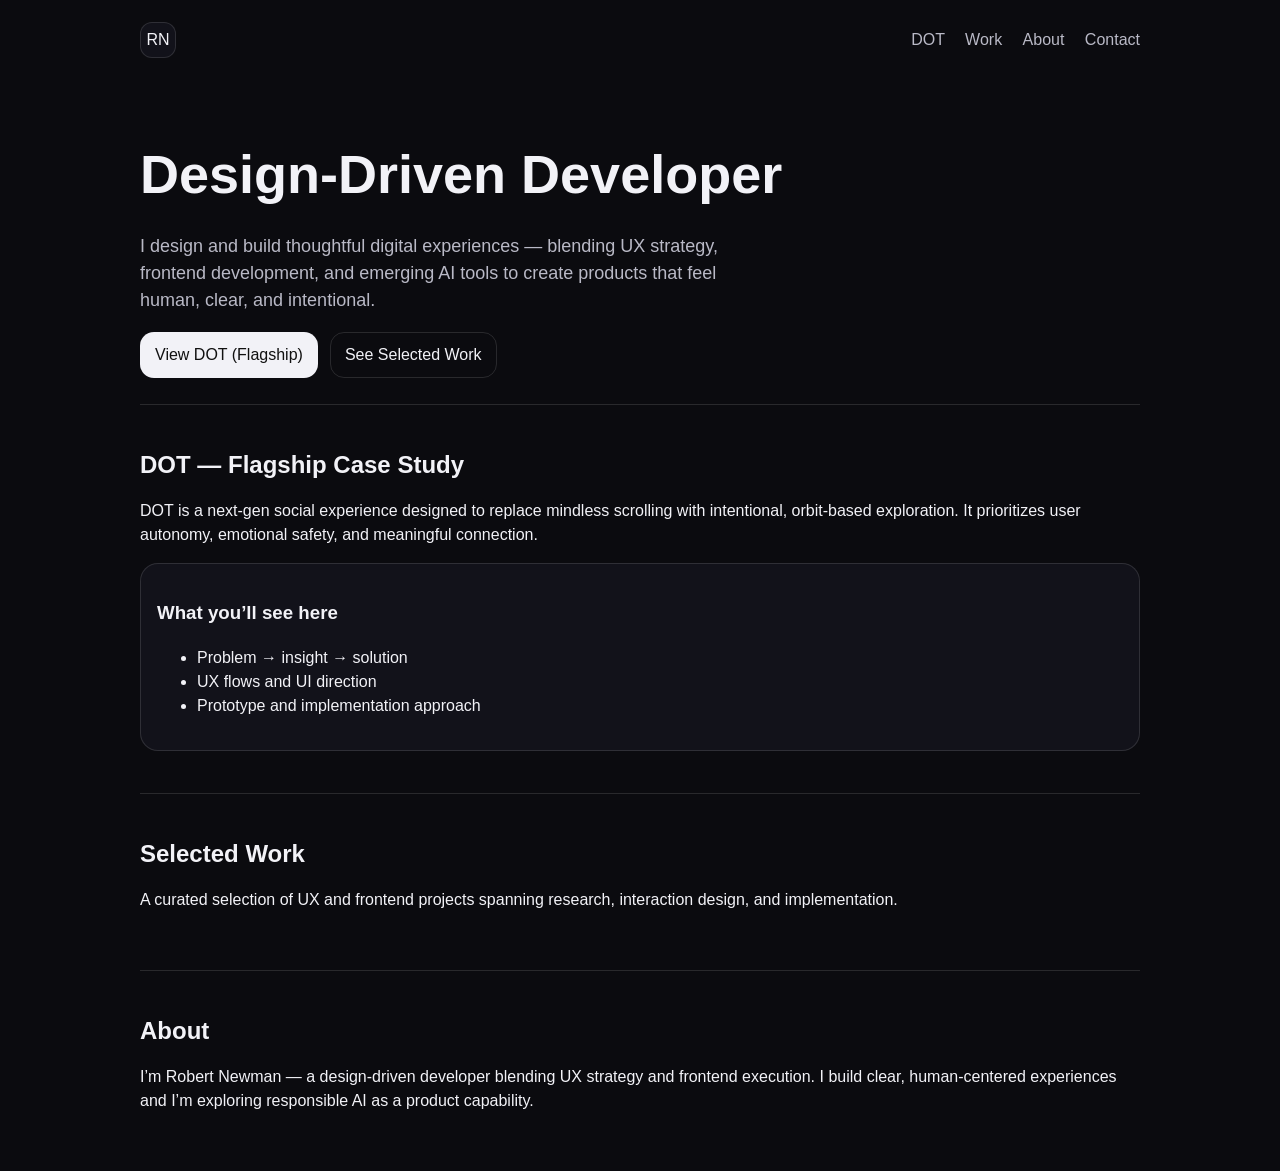
<file: index.html>
<!DOCTYPE html>
<html lang="en">
  <head>
    <meta charset="UTF-8" />
    <meta name="viewport" content="width=device-width, initial-scale=1.0" />
    <title>Robert Newman — Design-Driven Developer</title>

    <!-- Styles -->
    <link rel="stylesheet" href="./css/styles.css" />
  </head>

  <body>
    <!-- ================= HEADER / NAV ================= -->
    <header class="container">
      <nav class="nav">
        <div class="logo">RN</div>

        <div class="links">
          <a href="./dot.html">DOT</a>
          <a href="#work">Work</a>
          <a href="#about">About</a>
          <a href="./contact.html">Contact</a>
        </div>
      </nav>
    </header>

    <!-- ================= MAIN CONTENT ================= -->
    <main class="container">
      <!-- HERO -->
      <section class="hero">
        <h1>Design-Driven Developer</h1>

        <p class="subhead">
          I design and build thoughtful digital experiences — blending UX strategy,
          frontend development, and emerging AI tools to create products that feel
          human, clear, and intentional.
        </p>

        <div class="hero-actions">
          <a class="btn primary" href="./dot.html">View DOT (Flagship)</a>
          <a class="btn" href="#work">See Selected Work</a>
        </div>
      </section>

      <!-- DOT SECTION -->
      <section id="dot" class="section">
        <h2>DOT — Flagship Case Study</h2>

        <p>
          DOT is a next-gen social experience designed to replace mindless scrolling
          with intentional, orbit-based exploration. It prioritizes user autonomy,
          emotional safety, and meaningful connection.
        </p>

        <div class="card">
          <h3>What you’ll see here</h3>
          <ul>
            <li>Problem → insight → solution</li>
            <li>UX flows and UI direction</li>
            <li>Prototype and implementation approach</li>
          </ul>
        </div>
      </section>

      <!-- WORK SECTION -->
      <section id="work" class="section">
        <h2>Selected Work</h2>

        <p>
          A curated selection of UX and frontend projects spanning research,
          interaction design, and implementation.
        </p>

        <!-- Placeholder for future project cards -->
      </section>

      <!-- ABOUT SECTION -->
      <section id="about" class="section">
        <h2>About</h2>

        <p>
          I’m Robert Newman — a design-driven developer blending UX strategy and
          frontend execution. I build clear, human-centered experiences and I’m
          exploring responsible AI as a product capability.
        </p>
      </section>
    </main>

    <!-- ================= JS ================= -->
    <script src="./js/main.js"></script>
  </body>
</html>
</file>
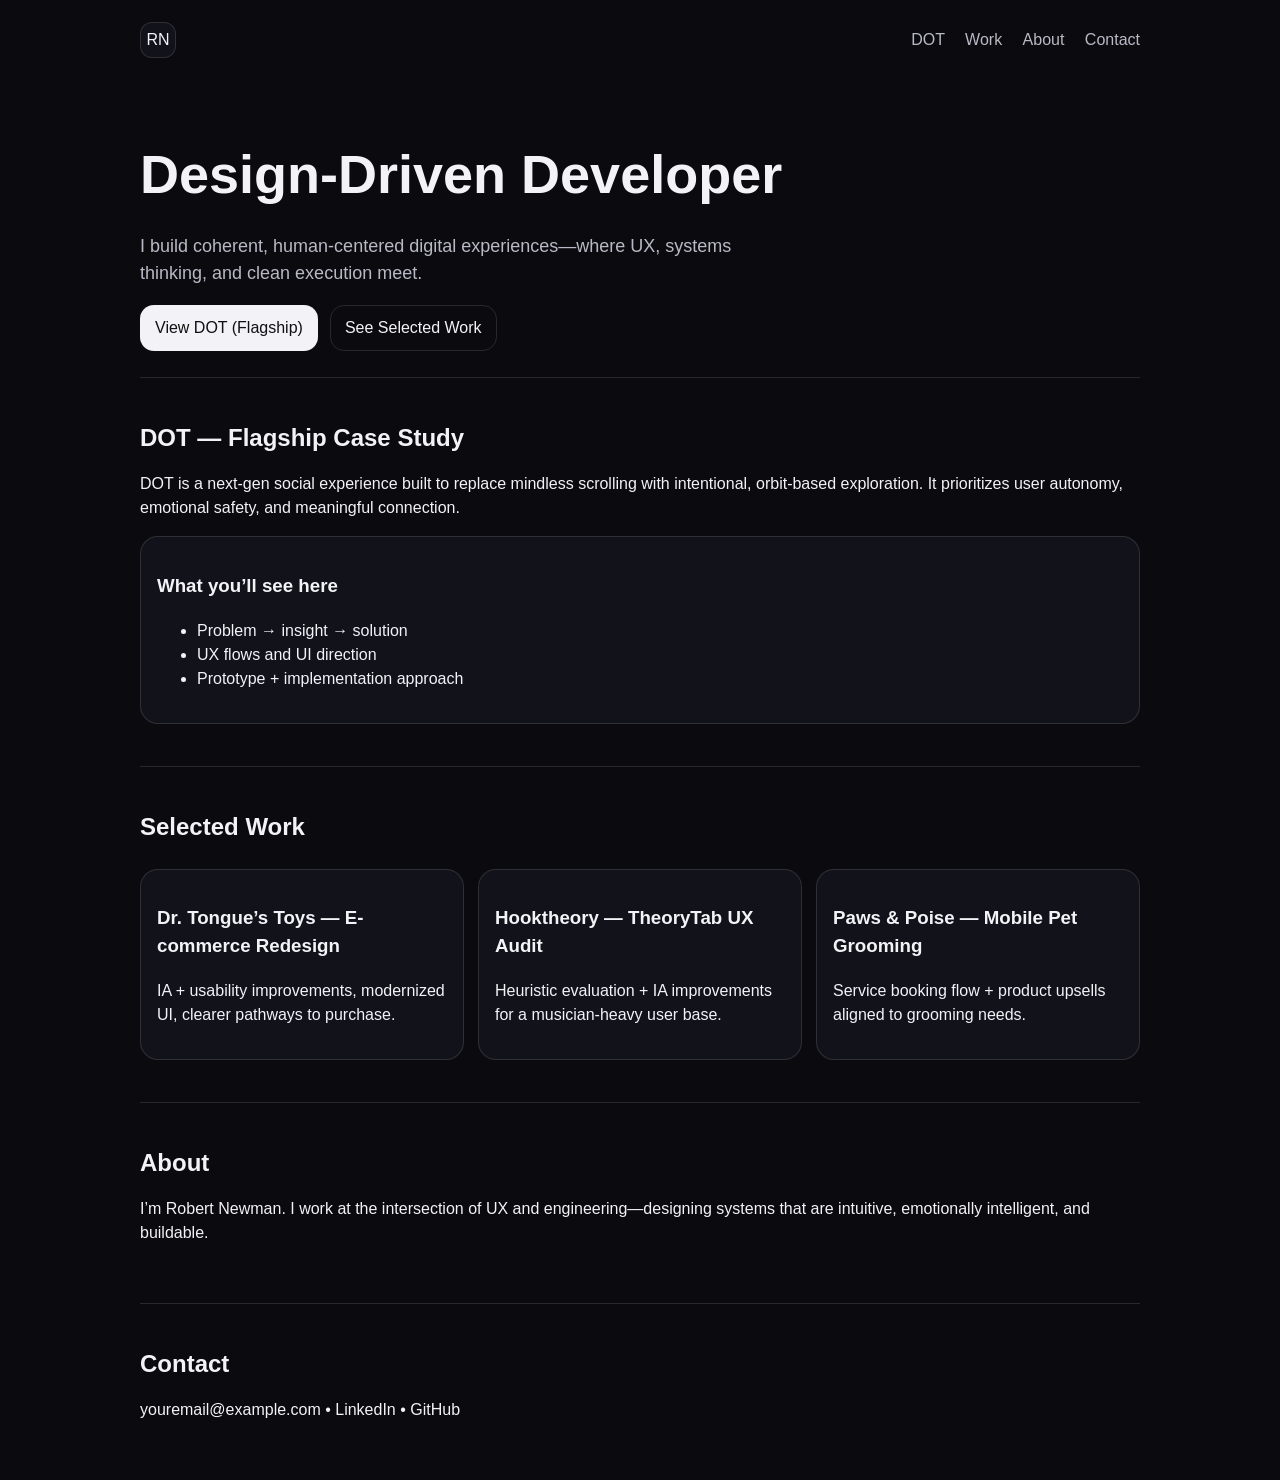
<file: site/index.html>
<!doctype html>
<html lang="en">
  <head>
    <meta charset="UTF-8" />
    <meta name="viewport" content="width=device-width, initial-scale=1.0" />
    <title>Robert Newman — Design-Driven Developer</title>
    <link rel="stylesheet" href="./css/styles.css" />
  </head>
  <body>
    <header class="container">
      <nav class="nav">
        <div class="logo">RN</div>
        <div class="links">
          <a href="#dot">DOT</a>
          <a href="#work">Work</a>
          <a href="#about">About</a>
          <a href="#contact">Contact</a>
        </div>
      </nav>
    </header>

    <main class="container">
      <section class="hero">
        <h1>Design-Driven Developer</h1>
        <p class="subhead">
          I build coherent, human-centered digital experiences—where UX, systems thinking, and clean execution meet.
        </p>
        <div class="cta-row">
          <a class="btn primary" href="#dot">View DOT (Flagship)</a>
          <a class="btn" href="#work">See Selected Work</a>
        </div>
      </section>

      <section id="dot" class="section">
        <h2>DOT — Flagship Case Study</h2>
        <p>
          DOT is a next-gen social experience built to replace mindless scrolling with intentional, orbit-based exploration.
          It prioritizes user autonomy, emotional safety, and meaningful connection.
        </p>
        <div class="card">
          <h3>What you’ll see here</h3>
          <ul>
            <li>Problem → insight → solution</li>
            <li>UX flows and UI direction</li>
            <li>Prototype + implementation approach</li>
          </ul>
        </div>
      </section>

      <section id="work" class="section">
        <h2>Selected Work</h2>
        <div class="grid">
          <div class="card">
            <h3>Dr. Tongue’s Toys — E-commerce Redesign</h3>
            <p>IA + usability improvements, modernized UI, clearer pathways to purchase.</p>
          </div>
          <div class="card">
            <h3>Hooktheory — TheoryTab UX Audit</h3>
            <p>Heuristic evaluation + IA improvements for a musician-heavy user base.</p>
          </div>
          <div class="card">
            <h3>Paws & Poise — Mobile Pet Grooming</h3>
            <p>Service booking flow + product upsells aligned to grooming needs.</p>
          </div>
        </div>
      </section>

      <section id="about" class="section">
        <h2>About</h2>
        <p>
          I’m Robert Newman. I work at the intersection of UX and engineering—designing systems that are intuitive,
          emotionally intelligent, and buildable.
        </p>
      </section>

      <section id="contact" class="section">
        <h2>Contact</h2>
        <p>
          <a href="mailto:youremail@example.com">youremail@example.com</a> •
          <a href="#" target="_blank" rel="noopener noreferrer">LinkedIn</a> •
          <a href="#" target="_blank" rel="noopener noreferrer">GitHub</a>
        </p>
      </section>
    </main>

    <script src="./js/main.js"></script>
  </body>
</html>
</file>
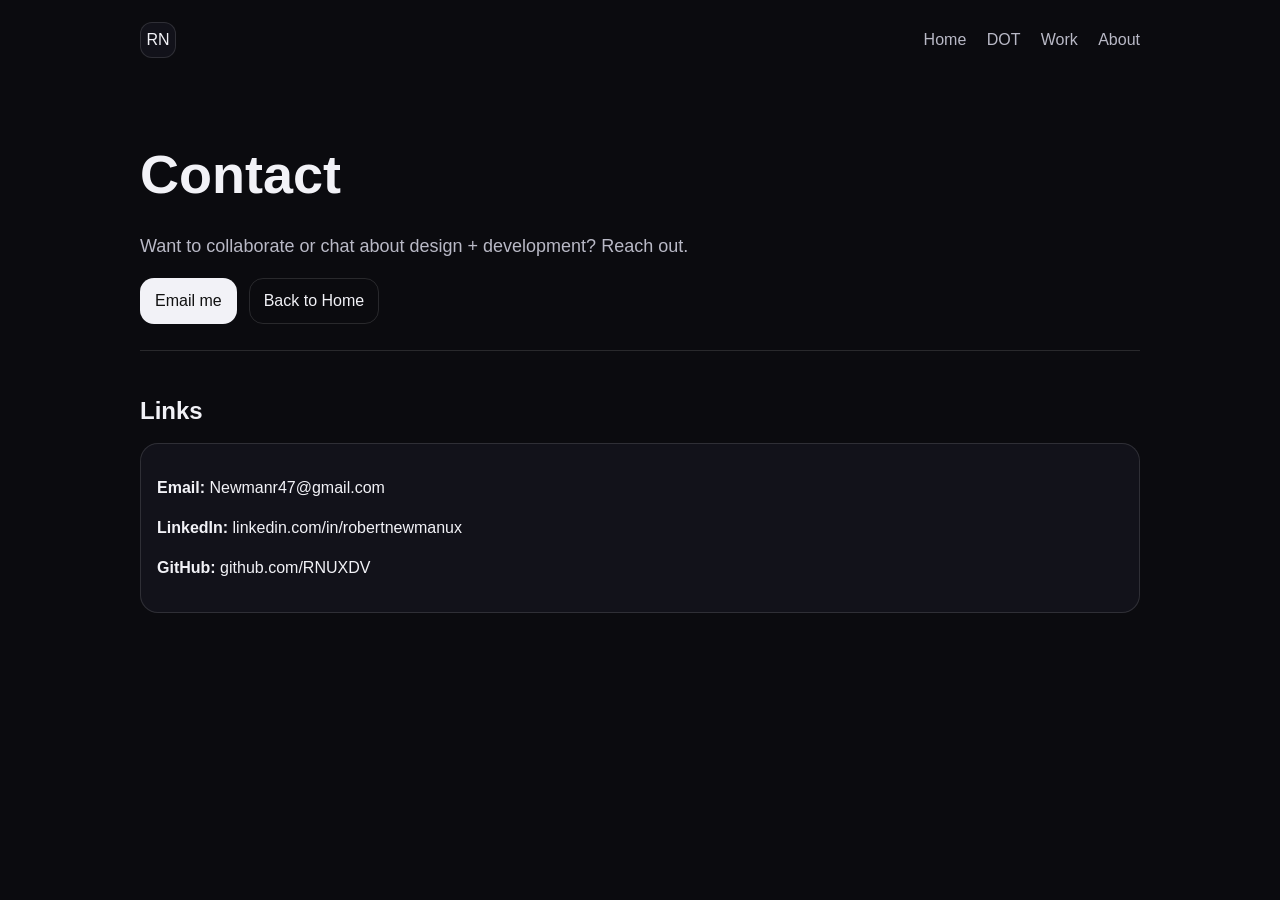
<file: contact.html>
<!doctype html>
<html lang="en">
  <head>
    <meta charset="UTF-8" />
    <meta name="viewport" content="width=device-width, initial-scale=1.0" />
    <title>Contact — Robert Newman</title>
    <link rel="stylesheet" href="./css/styles.css" />
  </head>

  <body>
    <header class="container">
      <nav class="nav">
        <div class="logo">RN</div>

        <div class="links">
          <a href="./index.html">Home</a>
          <a href="./dot.html">DOT</a>
          <a href="./index.html#work">Work</a>
          <a href="./index.html#about">About</a>
        </div>
      </nav>
    </header>

    <main class="container">
      <section class="hero">
        <h1>Contact</h1>
        <p class="subhead">
          Want to collaborate or chat about design + development? Reach out.
        </p>

        <div class="hero-actions">
          <a class="btn primary" href="mailto:youremail@example.com"
            >Email me</a
          >
          <a class="btn" href="./index.html">Back to Home</a>
        </div>
      </section>

      <section class="section">
        <h2>Links</h2>
        <div class="card">
          <p>
            <strong>Email:</strong>
            <a href="mailto:newmanr47@gmail.com?subject=Portfolio%20Inquiry"
              >Newmanr47@gmail.com</a
            >
          </p>

          <p>
            <strong>LinkedIn:</strong>
            <a
              href="https://www.linkedin.com/in/robertnewmanux"
              target="_blank"
              rel="noopener noreferrer"
              >linkedin.com/in/robertnewmanux</a
            >
          </p>

          <p>
            <strong>GitHub:</strong>
            <a
              href="https://github.com/RNUXDV"
              target="_blank"
              rel="noopener noreferrer"
            >
              github.com/RNUXDV
            </a>
          </p>
        </div>
      </section>
    </main>

    <script src="./js/main.js"></script>
  </body>
</html>
</file>
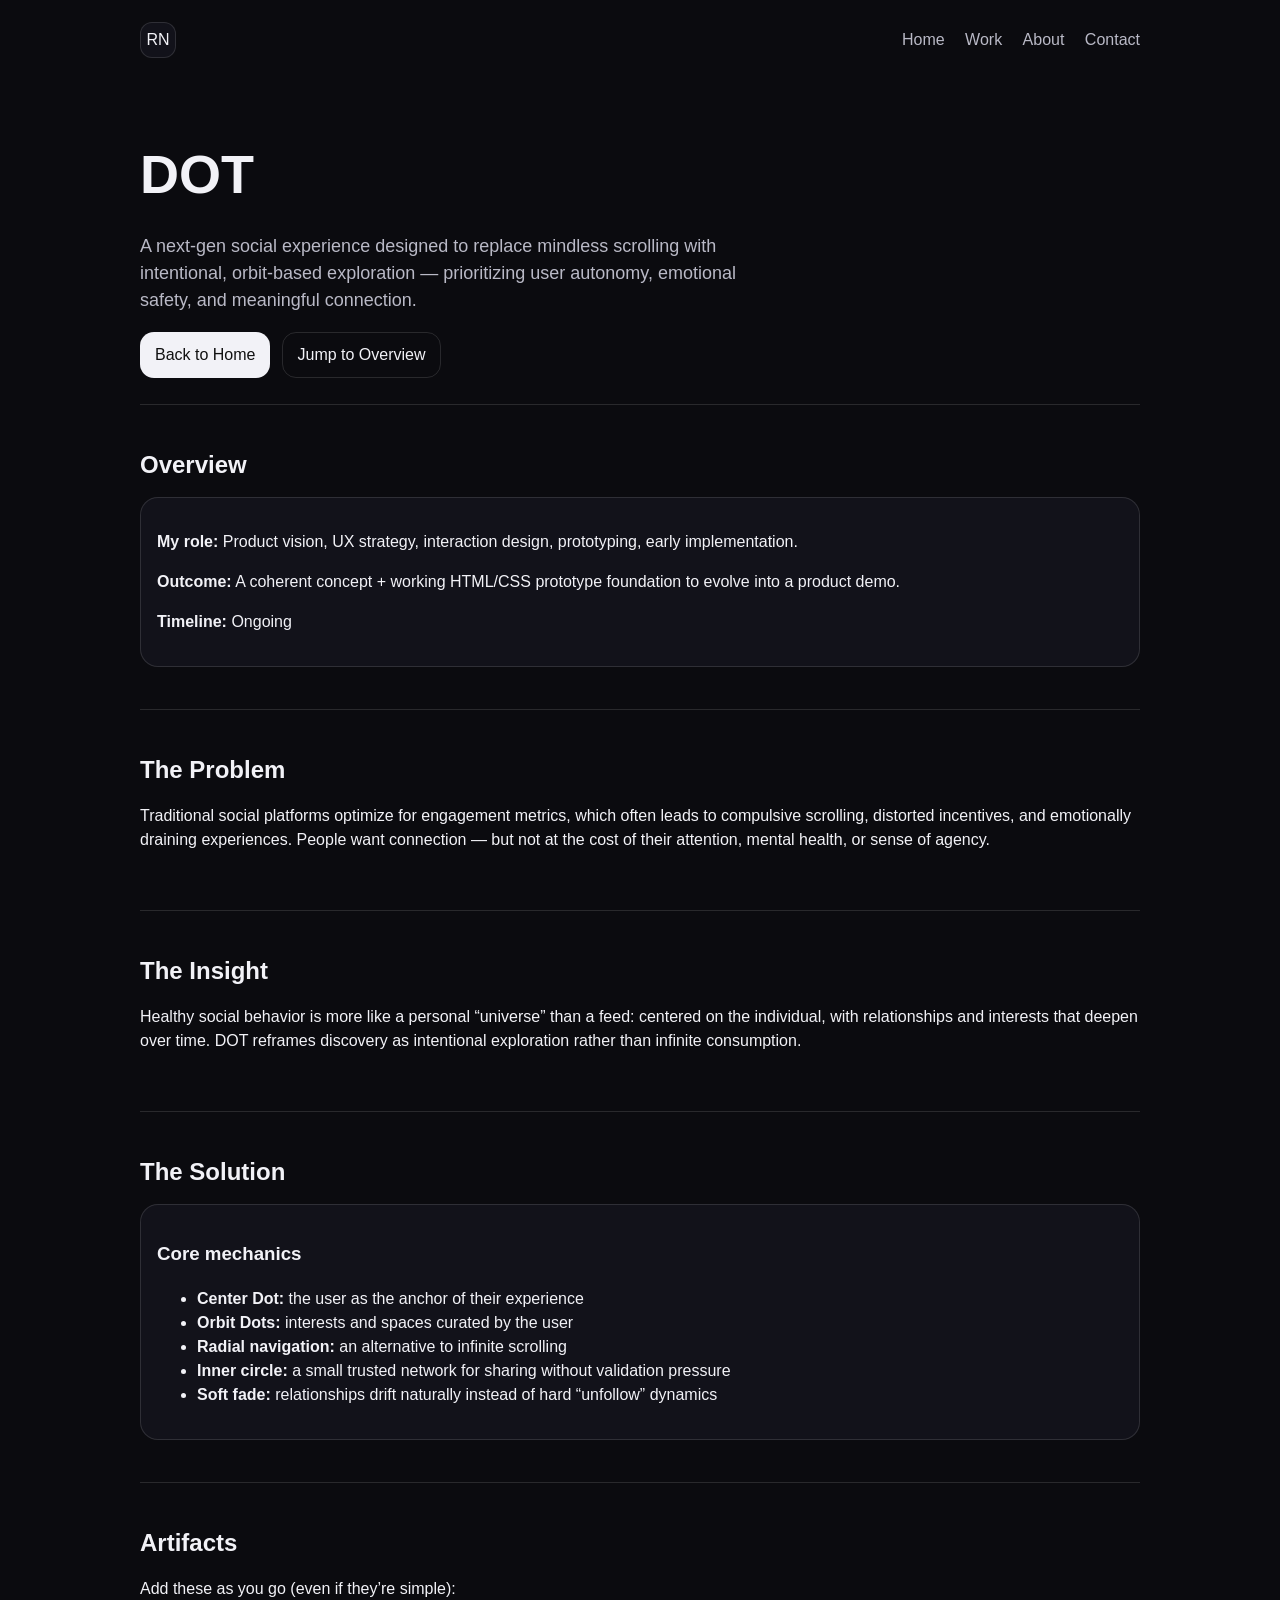
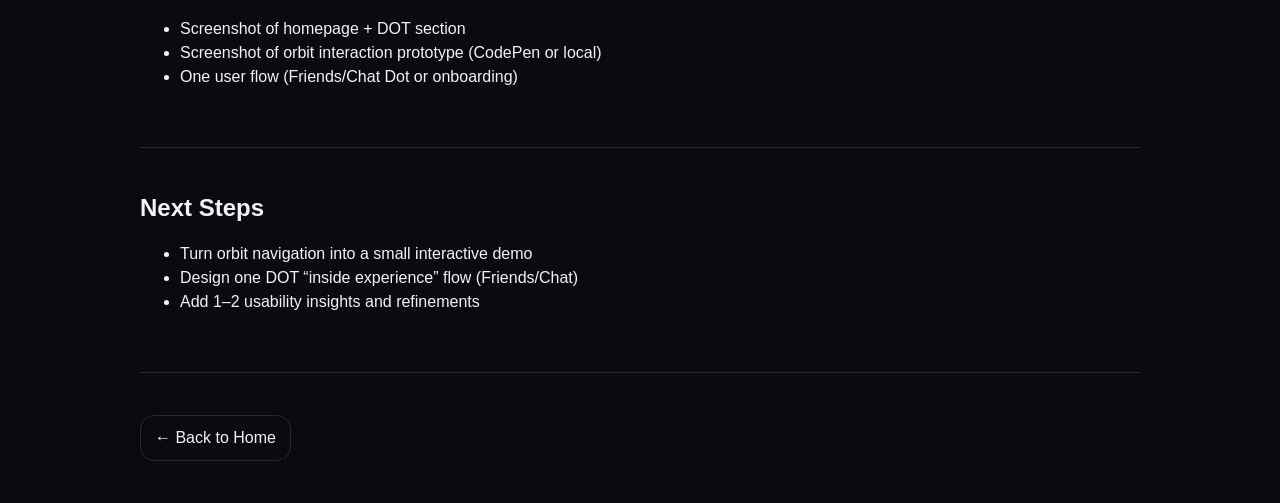
<file: dot.html>
<!doctype html>
<html lang="en">
  <head>
    <meta charset="UTF-8" />
    <meta name="viewport" content="width=device-width, initial-scale=1.0" />
    <title>DOT — Flagship Case Study | Robert Newman</title>
    <link rel="stylesheet" href="./css/styles.css" />
  </head>

  <body>
    <header class="container">
      <nav class="nav">
        <div class="logo">RN</div>
        <div class="links">
          <a href="./index.html">Home</a>
          <a href="./index.html#work">Work</a>
          <a href="./index.html#about">About</a>
          <a href="./contact.html">Contact</a>
        </div>
      </nav>
    </header>

    <main class="container">
      <section class="hero">
        <h1>DOT</h1>
        <p class="subhead">
          A next-gen social experience designed to replace mindless scrolling
          with intentional, orbit-based exploration — prioritizing user
          autonomy, emotional safety, and meaningful connection.
        </p>

        <div class="hero-actions">
          <a class="btn primary" href="./index.html">Back to Home</a>
          <a class="btn" href="#overview">Jump to Overview</a>
        </div>
      </section>

      <section id="overview" class="section">
        <h2>Overview</h2>
        <div class="card">
          <p>
            <strong>My role:</strong> Product vision, UX strategy, interaction
            design, prototyping, early implementation.
          </p>
          <p>
            <strong>Outcome:</strong> A coherent concept + working HTML/CSS
            prototype foundation to evolve into a product demo.
          </p>
          <p><strong>Timeline:</strong> Ongoing</p>
        </div>
      </section>

      <section class="section">
        <h2>The Problem</h2>
        <p>
          Traditional social platforms optimize for engagement metrics, which
          often leads to compulsive scrolling, distorted incentives, and
          emotionally draining experiences. People want connection — but not at
          the cost of their attention, mental health, or sense of agency.
        </p>
      </section>

      <section class="section">
        <h2>The Insight</h2>
        <p>
          Healthy social behavior is more like a personal “universe” than a
          feed: centered on the individual, with relationships and interests
          that deepen over time. DOT reframes discovery as intentional
          exploration rather than infinite consumption.
        </p>
      </section>

      <section class="section">
        <h2>The Solution</h2>
        <div class="card">
          <h3>Core mechanics</h3>
          <ul>
            <li>
              <strong>Center Dot:</strong> the user as the anchor of their
              experience
            </li>
            <li>
              <strong>Orbit Dots:</strong> interests and spaces curated by the
              user
            </li>
            <li>
              <strong>Radial navigation:</strong> an alternative to infinite
              scrolling
            </li>
            <li>
              <strong>Inner circle:</strong> a small trusted network for sharing
              without validation pressure
            </li>
            <li>
              <strong>Soft fade:</strong> relationships drift naturally instead
              of hard “unfollow” dynamics
            </li>
          </ul>
        </div>
      </section>

      <section class="section">
        <h2>Artifacts</h2>
        <p>Add these as you go (even if they’re simple):</p>
        <ul>
          <li>Screenshot of homepage + DOT section</li>
          <li>Screenshot of orbit interaction prototype (CodePen or local)</li>
          <li>One user flow (Friends/Chat Dot or onboarding)</li>
        </ul>
      </section>

      <section class="section">
        <h2>Next Steps</h2>
        <ul>
          <li>Turn orbit navigation into a small interactive demo</li>
          <li>Design one DOT “inside experience” flow (Friends/Chat)</li>
          <li>Add 1–2 usability insights and refinements</li>
        </ul>
      </section>

      <section class="section">
        <a class="btn" href="./index.html">← Back to Home</a>
      </section>
    </main>

    <script src="./js/main.js"></script>
  </body>
</html>
</file>
<file: css/styles.css>
:root {
  --bg: #0b0b0f;
  --panel: #12121a;
  --text: #f2f2f7;
  --muted: #b9b9c6;
  --border: rgba(255,255,255,0.12);
}

* { box-sizing: border-box; }
html, body { margin: 0; padding: 0; }
body {
  background: var(--bg);
  color: var(--text);
  font-family: -apple-system, BlinkMacSystemFont, "Segoe UI", Roboto, Arial, sans-serif;
  line-height: 1.5;
}

a { color: inherit; text-decoration: none; }
a:hover { text-decoration: underline; }

.container { width: min(1000px, 92vw); margin: 0 auto; }

.nav {
  display: flex;
  align-items: center;
  justify-content: space-between;
  padding: 22px 0;
}
.logo {
  width: 36px; height: 36px;
  border: 1px solid var(--border);
  border-radius: 12px;
  display: grid;
  place-items: center;
  background: var(--panel);
}
.links a { margin-left: 16px; color: var(--muted); }
.links a:hover { color: var(--text); }

.hero { padding: 54px 0 26px; }
.hero h1 { font-size: clamp(36px, 6vw, 54px); margin: 0 0 10px; }
.subhead { color: var(--muted); font-size: 18px; max-width: 60ch; }

.section { padding: 42px 0; border-top: 1px solid var(--border); }
.section h2 { margin: 0 0 10px; font-size: 24px; }

.cta-row { display: flex; gap: 12px; margin-top: 18px; flex-wrap: wrap; }

.btn {
  display: inline-block;
  padding: 10px 14px;
  border-radius: 14px;
  border: 1px solid var(--border);
  background: transparent;
  color: var(--text);
}
.btn.primary {
  background: var(--text);
  color: #111;
  border-color: transparent;
}

.card {
  margin-top: 14px;
  padding: 16px;
  border-radius: 18px;
  border: 1px solid var(--border);
  background: var(--panel);
}

.grid {
  display: grid;
  grid-template-columns: repeat(3, 1fr);
  gap: 14px;
}

@media (max-width: 820px) {
  .grid { grid-template-columns: 1fr; }
}
.hero-actions { display: flex; gap: 12px; flex-wrap: wrap; margin-top: 18px; }
</file>
<file: site/css/styles.css>
:root {
  --bg: #0b0b0f;
  --panel: #12121a;
  --text: #f2f2f7;
  --muted: #b9b9c6;
  --border: rgba(255,255,255,0.12);
}

* { box-sizing: border-box; }
html, body { margin: 0; padding: 0; }
body {
  background: var(--bg);
  color: var(--text);
  font-family: -apple-system, BlinkMacSystemFont, "Segoe UI", Roboto, Arial, sans-serif;
  line-height: 1.5;
}

a { color: inherit; text-decoration: none; }
a:hover { text-decoration: underline; }

.container { width: min(1000px, 92vw); margin: 0 auto; }

.nav {
  display: flex;
  align-items: center;
  justify-content: space-between;
  padding: 22px 0;
}
.logo {
  width: 36px; height: 36px;
  border: 1px solid var(--border);
  border-radius: 12px;
  display: grid;
  place-items: center;
  background: var(--panel);
}
.links a { margin-left: 16px; color: var(--muted); }
.links a:hover { color: var(--text); }

.hero { padding: 54px 0 26px; }
.hero h1 { font-size: clamp(36px, 6vw, 54px); margin: 0 0 10px; }
.subhead { color: var(--muted); font-size: 18px; max-width: 60ch; }

.section { padding: 42px 0; border-top: 1px solid var(--border); }
.section h2 { margin: 0 0 10px; font-size: 24px; }

.cta-row { display: flex; gap: 12px; margin-top: 18px; flex-wrap: wrap; }

.btn {
  display: inline-block;
  padding: 10px 14px;
  border-radius: 14px;
  border: 1px solid var(--border);
  background: transparent;
  color: var(--text);
}
.btn.primary {
  background: var(--text);
  color: #111;
  border-color: transparent;
}

.card {
  margin-top: 14px;
  padding: 16px;
  border-radius: 18px;
  border: 1px solid var(--border);
  background: var(--panel);
}

.grid {
  display: grid;
  grid-template-columns: repeat(3, 1fr);
  gap: 14px;
}

@media (max-width: 820px) {
  .grid { grid-template-columns: 1fr; }
}
</file>
